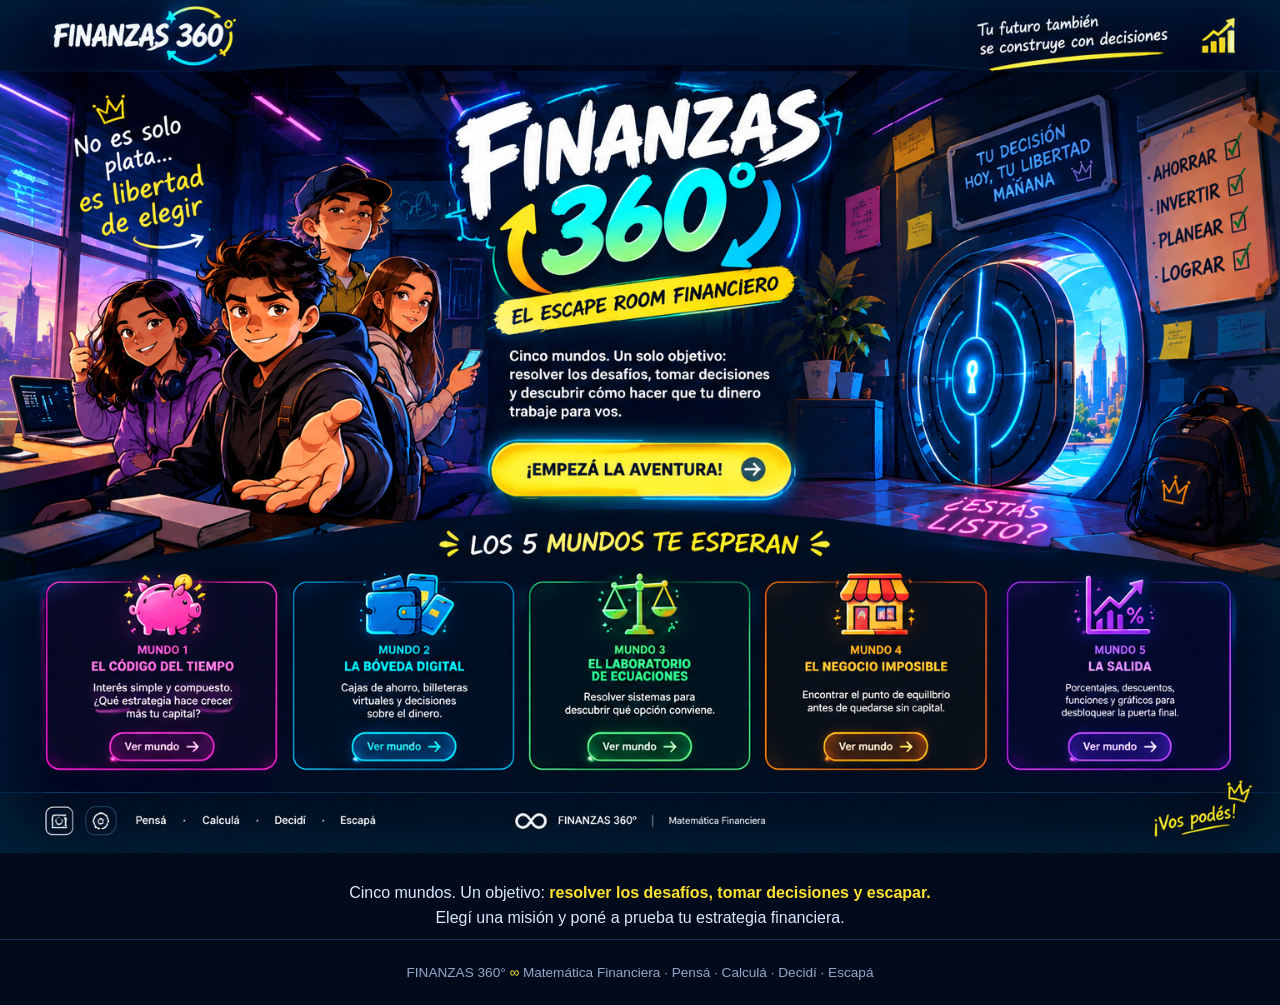
<file: index.html>
<!DOCTYPE html>
<html lang="es">
<head>
<meta charset="UTF-8"><meta name="viewport" content="width=device-width, initial-scale=1.0">
<title>FINANZAS 360° | Escape Room Financiero</title>
<link rel="stylesheet" href="estilos.css"></head>
<body>
<main>
<section class="hero" aria-label="Inicio de Finanzas 360 grados">
<img alt="Ilustración de FINANZAS 360°: estudiantes, una bóveda futurista y cinco mundos de desafíos financieros" src="img/finanzas360.png">
<a class="hotspot start" href="#mundos" aria-label="Empezar la aventura y conocer los mundos"></a>
<button class="hotspot world w1" aria-label="Abrir mundo 1: El código del tiempo" onclick="window.location.href='https://sites.google.com/view/finanzas360-/mundo01'"></button>
<button class="hotspot world w2" aria-label="Abrir mundo 2: La bóveda digital" onclick="window.location.href='https://sites.google.com/view/finanzas360-/mundo02'"></button>
<button class="hotspot world w3" aria-label="Abrir mundo 3: El laboratorio de ecuaciones" onclick="window.location.href='https://sites.google.com/view/finanzas360-/mundo03'"></button>
<button class="hotspot world w4" aria-label="Abrir mundo 4: El negocio imposible" onclick="window.location.href='https://sites.google.com/view/finanzas360-/mundo04'"></button>
<button class="hotspot world w5" aria-label="Abrir mundo 5: La salida" onclick="window.location.href='https://sites.google.com/view/finanzas360-/resumen'"></button>
</section>
<div class="note">Cinco mundos. Un objetivo: <strong>resolver los desafíos, tomar decisiones y escapar.</strong><br>Elegí una misión y poné a prueba tu estrategia financiera.</div>
</main>
<footer>FINANZAS 360° <span>∞</span> Matemática Financiera · Pensá · Calculá · Decidí · Escapá</footer>
<div class="modal" id="modal" role="dialog" aria-modal="true" aria-labelledby="modalTitle" onclick="if(event.target===this)closeMission()"><div class="dialog"><button class="close" aria-label="Cerrar" onclick="closeMission()">×</button><div class="kicker" id="modalKicker">MISIÓN</div><h2 id="modalTitle">El desafío</h2><p id="modalDesc"></p><div id="challenge"></div><p class="feedback" id="feedback" aria-live="polite"></p><div style="display:flex; gap:12px; flex-wrap:wrap; margin-top:15px;">
  <button class="backtop" onclick="closeMission()">Volver al mapa</button>
  <button class="backtop" id="btnAvanzar" style="border-color:#32f59b;">Avanzar →</button>
</div></div></div>
<script src="misiones.js" defer></script></body></html>
</file>
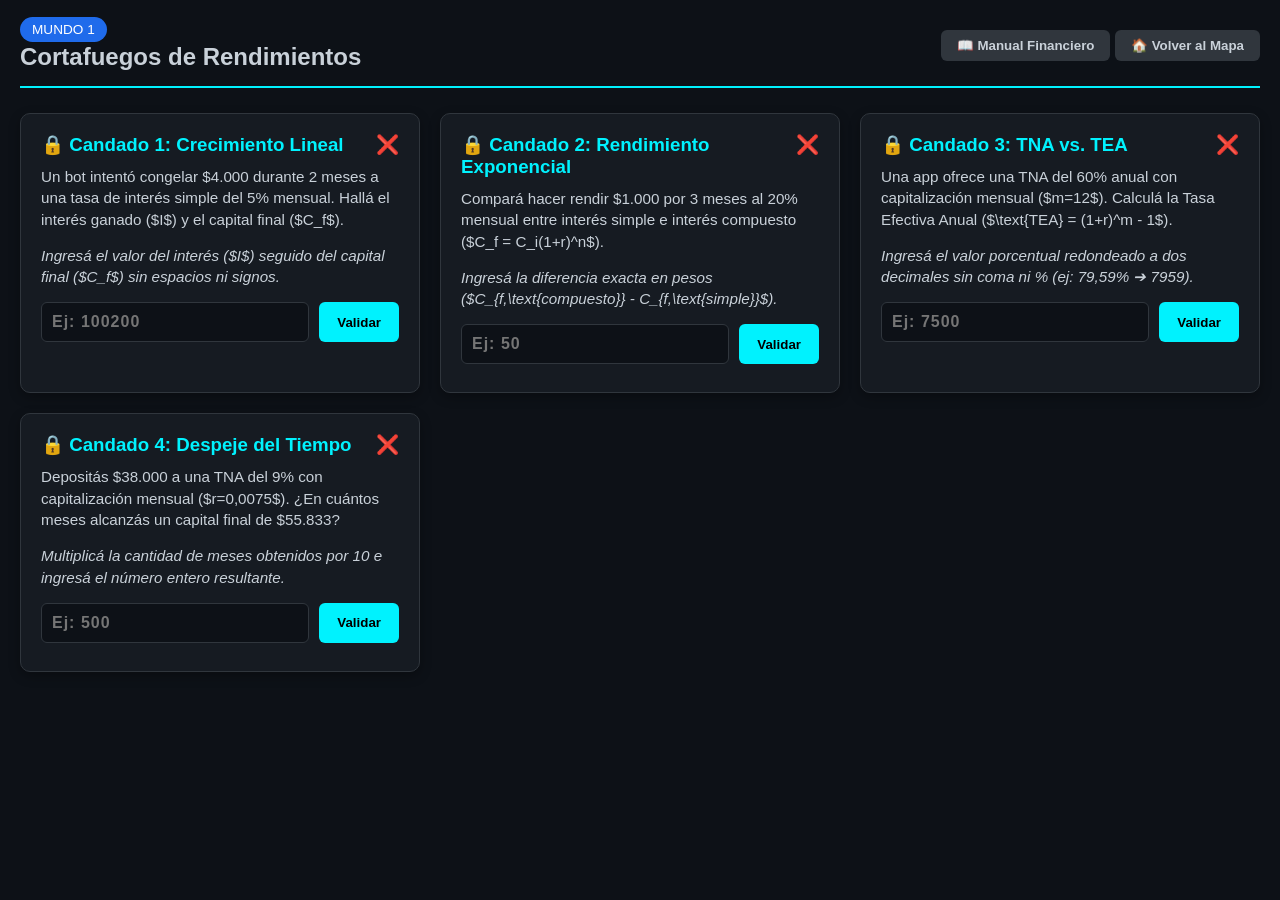
<file: mundo01.html>
<!DOCTYPE html>
<html lang="es">
<head>
  <meta charset="UTF-8">
  <meta name="viewport" content="width=device-width, initial-scale=1.0">
  <title>Mundo 1 — Cortafuegos de Rendimientos</title>
  <style>
    :root {
      --bg-color: #0d1117;
      --card-bg: #161b22;
      --accent-neon: #00f2fe;
      --accent-green: #00ff87;
      --accent-red: #ff4757;
      --text-main: #c9d1d9;
      --border-color: #30363d;
    }

    * { box-sizing: border-box; margin: 0; padding: 0; font-family: 'Segoe UI', Tahoma, Geneva, Verdana, sans-serif; }
    body { background-color: var(--bg-color); color: var(--text-main); padding: 20px; }

    header {
      display: flex; justify-content: space-between; align-items: center;
      border-bottom: 2px solid var(--accent-neon); padding-bottom: 15px; margin-bottom: 25px;
    }
    .badge { background: #1f6beb; color: #fff; padding: 5px 12px; border-radius: 20px; font-size: 0.85rem; }
    .btn-secondary { background: var(--border-color); color: var(--text-main); border: none; padding: 8px 16px; border-radius: 6px; cursor: pointer; font-weight: bold; }
    .btn-secondary:hover { background: #484f58; }

    .grid-container { display: grid; grid-template-columns: repeat(auto-fit, minmax(300px, 1fr)); gap: 20px; }

    .card {
      background: var(--card-bg); border: 1px solid var(--border-color); border-radius: 10px; padding: 20px;
      box-shadow: 0 4px 12px rgba(0,0,0,0.3); transition: transform 0.2s, border-color 0.2s;
    }
    .card.unlocked { border-color: var(--accent-green); }
    .card h3 { color: var(--accent-neon); margin-bottom: 10px; display: flex; justify-content: space-between; }
    .card p { font-size: 0.95rem; line-height: 1.4; margin-bottom: 15px; }

    .input-group { display: flex; gap: 10px; }
    input[type="text"] {
      flex: 1; background: #0d1117; border: 1px solid var(--border-color); color: var(--accent-neon);
      padding: 10px; border-radius: 6px; font-size: 1rem; font-weight: bold; letter-spacing: 1px;
    }
    .btn-action { background: var(--accent-neon); color: #000; border: none; padding: 10px 18px; border-radius: 6px; font-weight: bold; cursor: pointer; }
    .btn-action:hover { opacity: 0.9; }

    .feedback { font-size: 0.85rem; margin-top: 8px; font-weight: bold; }
    .feedback.error { color: var(--accent-red); }
    .feedback.success { color: var(--accent-green); }

    /* Modal Teórico */
    .modal-overlay {
      display: none; position: fixed; top: 0; left: 0; width: 100%; height: 100%;
      background: rgba(0,0,0,0.8); justify-content: center; align-items: center; z-index: 1000;
    }
    .modal-content {
      background: var(--card-bg); border: 1px solid var(--accent-neon); width: 90%; max-width: 650px;
      max-height: 85vh; overflow-y: auto; border-radius: 12px; padding: 25px; position: relative;
    }
    .close-btn { position: absolute; top: 15px; right: 15px; background: none; border: none; color: #fff; font-size: 1.5rem; cursor: pointer; }
    .formula-box { background: #0d1117; padding: 12px; border-left: 4px solid var(--accent-neon); margin: 10px 0; font-family: monospace; }

    /* Victory Banner */
    #victory-banner {
      display: none; background: linear-gradient(135deg, #0052d4, #4364f7, #6fb1fc);
      color: #fff; padding: 20px; border-radius: 10px; text-align: center; margin-bottom: 25px;
    }
  </style>
</head>
<body>

  <header>
    <div>
      <span class="badge">MUNDO 1</span>
      <h2 style="margin-top: 5px;">Cortafuegos de Rendimientos</h2>
    </div>
    <div>
      <button class="btn-secondary" onclick="openModal()">📖 Manual Financiero</button>
      <button class="btn-secondary" onclick="location.href='index.html'">🏠 Volver al Mapa</button>
    </div>
  </header>

  <div id="victory-banner">
    <h2>🎉 ¡CORTAFUEGOS 1 DESBLOQUEADO!</h2>
    <p style="margin: 10px 0;">Has generado la primera clave de acceso para la Bóveda Central:</p>
    <h3 style="font-size: 2rem; letter-spacing: 3px; color: #00ff87;">CLAVE: ALPHA-7959</h3>
    <button class="btn-action" style="margin-top: 15px;" onclick="location.href='index.html'">Avanzar al Mundo 2</button>
  </div>

  <main class="grid-container">

    <!-- DESAFÍO 1 -->
    <div class="card" id="card-1">
      <h3>🔒 Candado 1: Crecimiento Lineal <span id="status-1">❌</span></h3>
      <p>Un bot intentó congelar $4.000 durante 2 meses a una tasa de interés simple del 5% mensual. Hallá el interés ganado ($I$) y el capital final ($C_f$).</p>
      <p><em>Ingresá el valor del interés ($I$) seguido del capital final ($C_f$) sin espacios ni signos.</em></p>
      <div class="input-group">
        <input type="text" id="code-1" placeholder="Ej: 100200">
        <button class="btn-action" onclick="checkCode(1, '4004400')">Validar</button>
      </div>
      <div class="feedback" id="fb-1"></div>
    </div>

    <!-- DESAFÍO 2 -->
    <div class="card" id="card-2">
      <h3>🔒 Candado 2: Rendimiento Exponencial <span id="status-2">❌</span></h3>
      <p>Compará hacer rendir $1.000 por 3 meses al 20% mensual entre interés simple e interés compuesto ($C_f = C_i(1+r)^n$).</p>
      <p><em>Ingresá la diferencia exacta en pesos ($C_{f,\text{compuesto}} - C_{f,\text{simple}}$).</em></p>
      <div class="input-group">
        <input type="text" id="code-2" placeholder="Ej: 50">
        <button class="btn-action" onclick="checkCode(2, '128')">Validar</button>
      </div>
      <div class="feedback" id="fb-2"></div>
    </div>

    <!-- DESAFÍO 3 -->
    <div class="card" id="card-3">
      <h3>🔒 Candado 3: TNA vs. TEA <span id="status-3">❌</span></h3>
      <p>Una app ofrece una TNA del 60% anual con capitalización mensual ($m=12$). Calculá la Tasa Efectiva Anual ($\text{TEA} = (1+r)^m - 1$).</p>
      <p><em>Ingresá el valor porcentual redondeado a dos decimales sin coma ni % (ej: 79,59% ➔ 7959).</em></p>
      <div class="input-group">
        <input type="text" id="code-3" placeholder="Ej: 7500">
        <button class="btn-action" onclick="checkCode(3, '7959')">Validar</button>
      </div>
      <div class="feedback" id="fb-3"></div>
    </div>

    <!-- DESAFÍO 4 -->
    <div class="card" id="card-4">
      <h3>🔒 Candado 4: Despeje del Tiempo <span id="status-4">❌</span></h3>
      <p>Depositás $38.000 a una TNA del 9% con capitalización mensual ($r=0,0075$). ¿En cuántos meses alcanzás un capital final de $55.833?</p>
      <p><em>Multiplicá la cantidad de meses obtenidos por 10 e ingresá el número entero resultante.</em></p>
      <div class="input-group">
        <input type="text" id="code-4" placeholder="Ej: 500">
        <button class="btn-action" onclick="checkCode(4, '515')">Validar</button>
      </div>
      <div class="feedback" id="fb-4"></div>
    </div>

  </main>

  <!-- MODAL MANUAL FINANCIERO -->
  <div class="modal-overlay" id="theory-modal">
    <div class="modal-content">
      <button class="close-btn" onclick="closeModal()">&times;</button>
      <h2 style="color: var(--accent-neon); margin-bottom: 15px;">📖 Manual de Teoría Financiera</h2>

      <h3>1. Elementos y Interés Simple</h3>
      <p>En toda operación financiera intervienen: Capital inicial ($C_i$), Capital final ($C_f$), Tiempo ($n$) y Tasa ($r$).</p>
      <div class="formula-box">
        Interés: I = C_f - C_i = C_i · n · r<br>
        Capital Final Simple: C_f = C_i · (1 + n · r)
      </div>
      <p>El interés simple genera un crecimiento <strong>lineal</strong> (progresión aritmética).</p>

      <h3 style="margin-top: 15px;">2. Interés Compuesto y Capitalización</h3>
      <p>Los intereses de cada período se suman al capital para generar nuevos intereses.</p>
      <div class="formula-box">
        Capital Final Compuesto: C_f = C_i · (1 + r)^n<br>
        Interés Producido: I = C_i · [(1 + r)^n - 1]
      </div>
      <p>El interés compuesto genera un crecimiento <strong>exponencial</strong> (progresión geométrica).</p>

      <h3 style="margin-top: 15px;">3. Tasas Proporcionales, TNA y TEA</h3>
      <p>La <strong>TNA</strong> (Tasa Nominal Anual) es la tasa proporcional enunciada ($r^{(m)} = m \cdot r$). La <strong>TEA</strong> (Tasa Efectiva Anual) es el rendimiento real en interés compuesto:</p>
      <div class="formula-box">
        TEA = (1 + r)^m - 1
      </div>

      <h3 style="margin-top: 15px;">4. Cálculo del Tiempo</h3>
      <div class="formula-box">
        t = [log(C_f) - log(C_i)] / log(1 + r)
      </div>
    </div>
  </div>

  <script>
    const progress = JSON.parse(localStorage.getItem('m1_progress')) || { c1: false, c2: false, c3: false, c4: false };

    function init() {
      for (let i = 1; i <= 4; i++) {
        if (progress[`c${i}`]) {
          markUnlocked(i);
        }
      }
      checkGlobalVictory();
    }

    function checkCode(id, target) {
      const val = document.getElementById(`code-${id}`).value.trim();
      const fb = document.getElementById(`fb-${id}`);

      if (val === target) {
        fb.className = "feedback success";
        fb.innerText = "¡Correcto! Candado abierto.";
        progress[`c${id}`] = true;
        localStorage.setItem('m1_progress', JSON.stringify(progress));
        markUnlocked(id);
        checkGlobalVictory();
      } else {
        fb.className = "feedback error";
        fb.innerText = "Código incorrecto. Revisá las fórmulas en el Manual.";
      }
    }

    function markUnlocked(id) {
      document.getElementById(`card-${id}`).classList.add('unlocked');
      document.getElementById(`status-${id}`).innerText = "✅";
      document.getElementById(`code-${id}`).disabled = true;
    }

    function checkGlobalVictory() {
      if (progress.c1 && progress.c2 && progress.c3 && progress.c4) {
        document.getElementById('victory-banner').style.display = 'block';
        localStorage.setItem('mundo1_completed', 'true');
        localStorage.setItem('clave1', 'ALPHA-7959');
      }
    }

    function openModal() { document.getElementById('theory-modal').style.display = 'flex'; }
    function closeModal() { document.getElementById('theory-modal').style.display = 'none'; }

    window.onload = init;
  </script>
</body>
</html>
</file>
<file: estilos.css>
:root{--cyan:#00e5ff;--pink:#ff39d4;--yellow:#ffe331;--purple:#a855f7;--green:#32f59b;--orange:#ff9d24;--bg:#020b1c}
*{box-sizing:border-box}html{scroll-behavior:smooth}body{margin:0;background:var(--bg);color:#f8fbff;font-family:Inter,Segoe UI,Arial,sans-serif}
.hero{position:relative;width:min(100%,1536px);margin:0 auto;overflow:hidden;line-height:0;isolation:isolate;background:#061329}
.hero img{display:block;width:100%;height:auto;filter:saturate(1.04)}
.hero:after{content:"";position:absolute;inset:0;pointer-events:none;box-shadow:inset 0 0 70px #00cfff22;animation:ambient 4s ease-in-out infinite alternate}
.hotspot{position:absolute;display:block;border:1px solid transparent;border-radius:18px;background:transparent;cursor:pointer;line-height:normal;transition:all .22s;z-index:2}
.hotspot:focus-visible,.hotspot:hover{outline:none;border-color:#fff8;box-shadow:0 0 12px var(--cyan),inset 0 0 18px #00d9ff22;background:#00d9ff0a}
.start{left:37.5%;top:51%;width:25%;height:7.5%;border-radius:40px;animation:pulse 1.8s ease-in-out infinite}
.world{top:69%;height:24%;width:18.3%}.w1{left:3.1%}.w2{left:22.9%}.w3{left:42.7%}.w4{left:61.8%}.w5{left:80.2%}
.note{max-width:1050px;margin:0 auto;padding:28px 20px 8px;text-align:center;color:#dce8ff;line-height:1.55}.note strong{color:var(--yellow)}
.worlds{max-width:1120px;margin:12px auto 55px;padding:0 18px;display:grid;grid-template-columns:repeat(5,minmax(0,1fr));gap:14px}
.card{--accent:var(--pink);border:1px solid var(--accent);border-radius:16px;padding:18px 15px 16px;background:linear-gradient(145deg,#111a35,#050c1b);box-shadow:0 0 16px color-mix(in srgb,var(--accent) 22%,transparent);transition:transform .25s,box-shadow .25s;min-height:205px}
.card:hover{transform:translateY(-7px);box-shadow:0 0 25px color-mix(in srgb,var(--accent) 40%,transparent)}.card:nth-child(2){--accent:var(--cyan)}.card:nth-child(3){--accent:var(--green)}.card:nth-child(4){--accent:var(--orange)}.card:nth-child(5){--accent:var(--purple)}
.kicker{font-size:.72rem;font-weight:800;letter-spacing:.13em;color:var(--accent);margin-bottom:8px}.card h2{font-size:1rem;line-height:1.25;margin:0 0 10px;color:#fff}.card p{font-size:.86rem;line-height:1.45;color:#c9d5eb;margin:0 0 15px}.card button,.backtop{border:1px solid var(--accent);color:#fff;background:#09152b;border-radius:999px;padding:9px 13px;font-weight:700;cursor:pointer;box-shadow:0 0 12px color-mix(in srgb,var(--accent) 25%,transparent);transition:all .2s}.card button:hover,.backtop:hover{background:var(--accent);color:#071024;transform:scale(1.03)}
footer{text-align:center;padding:25px 15px;border-top:1px solid #16335a;color:#93a7c9;font-size:.85rem}footer span{color:var(--yellow)}
.modal{position:fixed;inset:0;z-index:10;background:#000b;display:none;align-items:center;justify-content:center;padding:20px}.modal.open{display:flex}.dialog{max-width:480px;width:100%;border:1px solid var(--cyan);border-radius:20px;padding:26px;background:linear-gradient(145deg,#111c3a,#050b18);box-shadow:0 0 35px #00d9ff44;line-height:1.5}.dialog h2{color:var(--yellow);margin-top:0}.dialog label{display:block;margin:14px 0 6px}.dialog input{width:100%;padding:12px;border:1px solid #36537b;border-radius:10px;background:#061126;color:white;font-size:1rem}.feedback{min-height:24px;color:var(--green);font-weight:700}.close{float:right;background:none;border:0;color:#fff;font-size:1.5rem;cursor:pointer}
@keyframes pulse{0%,100%{box-shadow:0 0 0 0 #00e5ff00}50%{box-shadow:0 0 22px 4px #00e5ff55}}@keyframes ambient{from{opacity:.35}to{opacity:1}}
@media(max-width:900px){.worlds{grid-template-columns:repeat(2,minmax(0,1fr))}.card:last-child{grid-column:1/-1}.world{top:69%;height:24%}.start{top:51%;height:7.5%}}
@media(max-width:540px){.worlds{grid-template-columns:1fr}.card:last-child{grid-column:auto}.note{font-size:.9rem}.hero .world{height:23%}}
@media(prefers-reduced-motion:reduce){*,*:before,*:after{animation:none!important;scroll-behavior:auto!important;transition:none!important}}
```[cite: 1]
</file>
